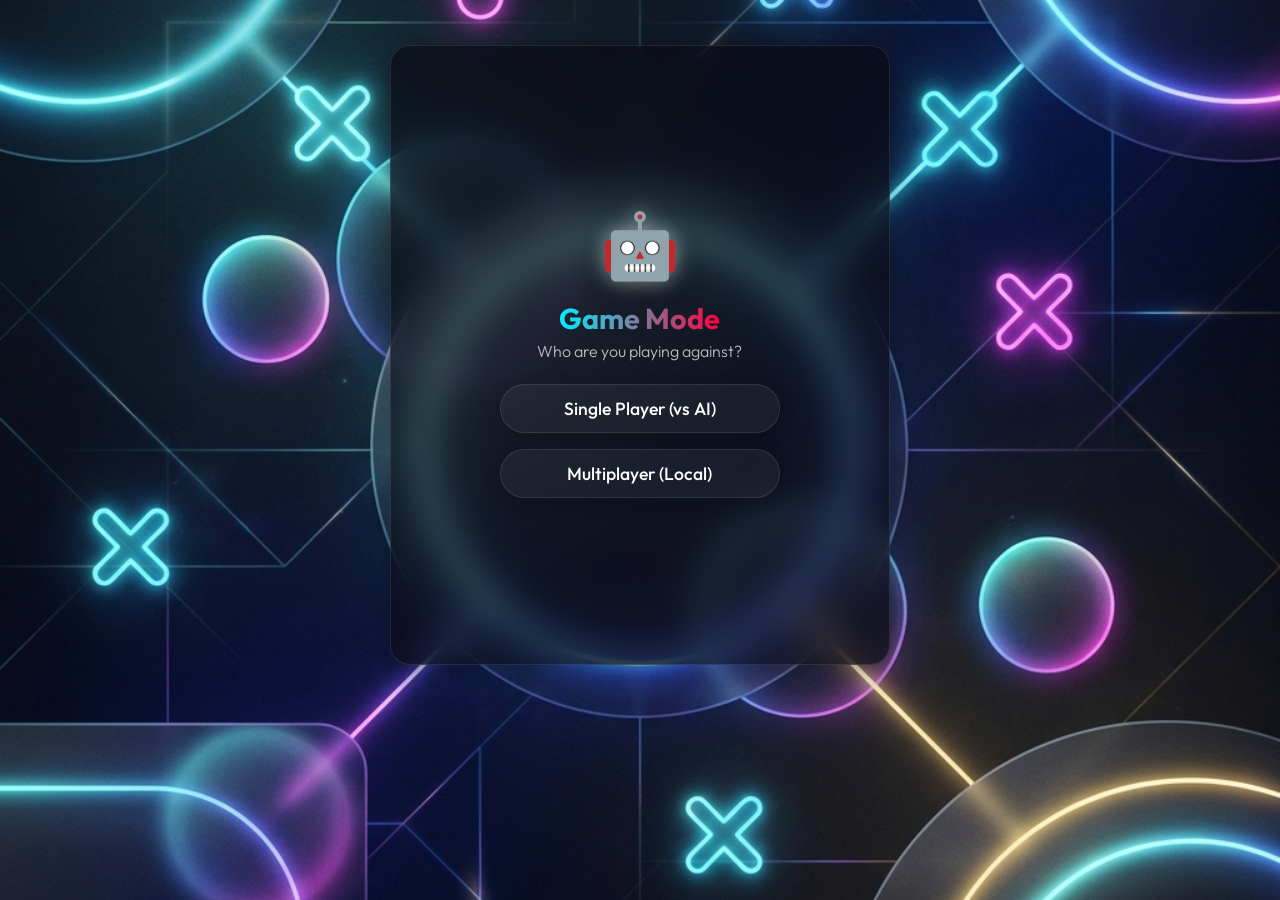
<file: tic-tac-toe-ai/index.html>
<!DOCTYPE html>
<html lang="en">
<head>
    <meta charset="UTF-8">
    <meta name="viewport" content="width=device-width, initial-scale=1.0">
    <title>Unbeatable Tic-Tac-Toe AI</title>
    <meta name="description" content="Play against an unbeatable Tic-Tac-Toe AI powered by Minimax.">
    <link rel="stylesheet" href="style.css">
    <link href="https://fonts.googleapis.com/css2?family=Outfit:wght@300;500;700&display=swap" rel="stylesheet">
</head>
<body>
    <div class="container">
        <div class="slider-container">
            <div class="slider" id="slider">
                <!-- Screen 1: Mode Selection -->
                <div class="screen" id="screen-1">
                    <div class="icon-large">🤖</div>
                    <h2>Game Mode</h2>
                    <p class="subtitle">Who are you playing against?</p>
                    <button class="menu-btn" id="btn-agent">Single Player (vs AI)</button>
                    <button class="menu-btn" id="btn-multi">Multiplayer (Local)</button>
                </div>

                <!-- Screen 2: Player Selection -->
                <div class="screen" id="screen-2">
                    <div class="icon-large">🤔</div>
                    <h2>Choose Your Side</h2>
                    <p class="subtitle">Who goes first?</p>
                    <button class="menu-btn" id="btn-choose-x">Play as X (1st)</button>
                    <button class="menu-btn" id="btn-choose-o">Play as O (2nd)</button>
                    <button class="back-btn" id="back-to-1">⬅ Back to Modes</button>
                </div>

                <!-- Screen 3: The Game -->
                <div class="screen" id="screen-3">
                    <header>
                        <h1>Tic-Tac-Toe</h1>
                        <p class="subtitle" id="game-subtitle">vs AI</p>
                    </header>

                    <div class="scoreboard">
                        <div class="score-box">
                            <span id="score-label-x">Player X</span>
                            <strong id="score-x">0</strong>
                        </div>
                        <div class="score-box">
                            <span>Draws</span>
                            <strong id="score-draws">0</strong>
                        </div>
                        <div class="score-box">
                            <span id="score-label-o">Player O</span>
                            <strong id="score-o">0</strong>
                        </div>
                    </div>

                    <div class="status-panel">
                        <div id="status-text">Your Turn (X)</div>
                    </div>

                    <div class="board" id="board">
                        <div class="cell" data-index="0" id="cell-0"></div>
                        <div class="cell" data-index="1" id="cell-1"></div>
                        <div class="cell" data-index="2" id="cell-2"></div>
                        <div class="cell" data-index="3" id="cell-3"></div>
                        <div class="cell" data-index="4" id="cell-4"></div>
                        <div class="cell" data-index="5" id="cell-5"></div>
                        <div class="cell" data-index="6" id="cell-6"></div>
                        <div class="cell" data-index="7" id="cell-7"></div>
                        <div class="cell" data-index="8" id="cell-8"></div>
                    </div>

                    <div class="game-controls">
                        <button class="back-btn" id="back-to-2">⬅ Back</button>
                        <button id="reset-score-btn" class="btn secondary">Reset Score</button>
                        <button id="restart-btn" class="btn">Restart Game</button>
                    </div>
                </div>
            </div>
        </div>
    </div>
    <script src="script.js"></script>
</body>
</html>
</file>
<file: tic-tac-toe-ai/style.css>
:root {
    --primary-color: #00f0ff;
    --secondary-color: #ff003c;
    --bg-overlay: rgba(10, 10, 20, 0.7);
    --glass-bg: rgba(255, 255, 255, 0.05);
    --glass-border: rgba(255, 255, 255, 0.1);
    --text-color: #ffffff;
}

* {
    box-sizing: border-box;
    margin: 0;
    padding: 0;
}

body {
    font-family: 'Outfit', sans-serif;
    background-image: url('bg.png');
    background-size: cover;
    background-position: center;
    background-attachment: fixed;
    color: var(--text-color);
    display: flex;
    justify-content: center;
    align-items: flex-start; /* Prevent top cutoff when scrolling */
    min-height: 100vh;
    overflow-x: hidden;
    overflow-y: auto; /* Enable vertical scrolling */
}

.container {
    background: var(--bg-overlay);
    backdrop-filter: blur(15px);
    -webkit-backdrop-filter: blur(15px);
    border: 1px solid var(--glass-border);
    border-radius: 20px;
    box-shadow: 0 8px 32px 0 rgba(0, 0, 0, 0.37);
    text-align: center;
    max-width: 500px;
    width: 90%;
    margin: 5vh auto; /* 5vh from top, horizontally centered */
    animation: fadeIn 1s ease-out;
}

.slider-container {
    overflow: hidden;
    width: 100%;
    border-radius: 20px;
}

.slider {
    display: flex;
    transition: transform 0.6s cubic-bezier(0.68, -0.55, 0.265, 1.55);
    width: 300%;
}

.screen {
    width: 33.333%;
    padding: 25px 20px; /* Reduced padding */
    display: flex;
    flex-direction: column;
    align-items: center;
    justify-content: center;
}

.icon-large {
    font-size: 4rem; /* Reduced from 5rem */
    margin-bottom: 15px;
    animation: bounce 2s infinite ease-in-out;
    text-shadow: 0 0 20px rgba(255, 255, 255, 0.5);
}

@keyframes bounce {
    0%, 100% { transform: translateY(0); }
    50% { transform: translateY(-10px); }
}

h2 {
    font-size: 1.8rem;
    margin-bottom: 5px;
    background: linear-gradient(90deg, var(--primary-color), var(--secondary-color));
    -webkit-background-clip: text;
    -webkit-text-fill-color: transparent;
}

header h1 {
    font-size: 2.5rem; /* Reduced from 3rem */
    font-weight: 700;
    margin-bottom: 5px;
    background: linear-gradient(90deg, var(--primary-color), var(--secondary-color));
    -webkit-background-clip: text;
    -webkit-text-fill-color: transparent;
    text-shadow: 0 0 20px rgba(0, 240, 255, 0.3);
}

.subtitle {
    font-size: 1rem;
    font-weight: 300;
    margin-bottom: 15px; /* Reduced from 30px */
    color: rgba(255, 255, 255, 0.7);
}

.menu-btn {
    background: var(--glass-bg);
    border: 1px solid var(--glass-border);
    color: var(--text-color);
    padding: 12px 25px; /* Reduced */
    font-size: 1.1rem;
    font-weight: 500;
    border-radius: 30px;
    margin: 8px 0;
    cursor: pointer;
    transition: all 0.3s ease;
    width: 100%;
    max-width: 280px;
    font-family: inherit;
    box-shadow: 0 4px 15px rgba(0, 0, 0, 0.2);
}

.menu-btn:hover {
    background: rgba(255, 255, 255, 0.1);
    transform: translateY(-2px);
    box-shadow: 0 8px 25px rgba(0, 240, 255, 0.3);
    border-color: var(--primary-color);
}

.back-btn {
    background: transparent;
    border: none;
    color: rgba(255, 255, 255, 0.6);
    font-size: 0.9rem;
    cursor: pointer;
    margin-top: 15px;
    transition: all 0.3s ease;
    font-family: inherit;
}

.back-btn:hover {
    color: var(--primary-color);
    transform: translateX(-5px);
}

.status-panel {
    background: var(--glass-bg);
    border: 1px solid var(--glass-border);
    border-radius: 10px;
    padding: 10px; /* Reduced */
    margin-bottom: 15px; /* Reduced */
    font-size: 1.2rem; /* Reduced */
    font-weight: 500;
    letter-spacing: 1px;
    transition: all 0.3s ease;
    width: 100%;
}

.board {
    display: grid;
    grid-template-columns: repeat(3, 1fr);
    gap: 10px; /* Reduced from 15px */
    margin-bottom: 20px; /* Reduced */
}

.cell {
    width: 85px; /* Reduced from 100px */
    height: 85px; /* Reduced from 100px */
    background: var(--glass-bg);
    border: 1px solid var(--glass-border);
    border-radius: 15px;
    display: flex;
    justify-content: center;
    align-items: center;
    font-size: 3.5rem; /* Reduced from 4rem */
    font-weight: 700;
    cursor: pointer;
    transition: all 0.2s ease;
    box-shadow: inset 0 0 10px rgba(255, 255, 255, 0.02);
}

.cell:hover {
    background: rgba(255, 255, 255, 0.1);
    transform: translateY(-2px);
    box-shadow: 0 5px 15px rgba(0, 0, 0, 0.2);
}

.cell.x {
    color: var(--primary-color);
    text-shadow: 0 0 15px var(--primary-color);
    animation: popIn 0.3s cubic-bezier(0.175, 0.885, 0.32, 1.275);
}

.cell.o {
    color: var(--secondary-color);
    text-shadow: 0 0 15px var(--secondary-color);
    animation: popIn 0.3s cubic-bezier(0.175, 0.885, 0.32, 1.275);
}

.cell.disabled {
    cursor: not-allowed;
}

.game-controls {
    display: flex;
    justify-content: space-between;
    align-items: center;
    width: 100%;
    margin-top: 5px;
}

.game-controls .back-btn {
    margin-top: 0;
}

.btn {
    background: linear-gradient(45deg, var(--primary-color), #00b8ff);
    color: #000;
    border: none;
    padding: 10px 20px; /* Reduced */
    font-size: 1rem; /* Reduced */
    font-weight: 700;
    border-radius: 30px;
    cursor: pointer;
    transition: all 0.3s ease;
    box-shadow: 0 0 15px rgba(0, 240, 255, 0.4);
    font-family: inherit;
}

.btn:hover {
    transform: translateY(-2px) scale(1.05);
    box-shadow: 0 0 20px rgba(0, 240, 255, 0.6);
}

.btn:active {
    transform: translateY(0) scale(0.95);
}

@keyframes fadeIn {
    from { opacity: 0; transform: translateY(20px); }
    to { opacity: 1; transform: translateY(0); }
}

@keyframes popIn {
    0% { opacity: 0; transform: scale(0.5); }
    70% { transform: scale(1.1); }
    100% { opacity: 1; transform: scale(1); }
}

.winning-cell {
    background: rgba(255, 255, 255, 0.2);
    box-shadow: 0 0 20px rgba(255, 255, 255, 0.5);
    z-index: 1;
}

.scoreboard {
    display: flex;
    justify-content: space-between;
    width: 100%;
    margin-bottom: 15px; /* Reduced */
    gap: 8px; /* Reduced */
}

.score-box {
    background: var(--glass-bg);
    border: 1px solid var(--glass-border);
    border-radius: 10px;
    padding: 8px; /* Reduced */
    flex: 1;
    display: flex;
    flex-direction: column;
    align-items: center;
    justify-content: center;
}

.score-box span {
    font-size: 0.75rem; /* Reduced */
    color: rgba(255, 255, 255, 0.7);
    text-transform: uppercase;
    letter-spacing: 1px;
    margin-bottom: 3px;
}

.score-box strong {
    font-size: 1.3rem; /* Reduced */
    font-weight: 700;
}

#score-x { color: var(--primary-color); text-shadow: 0 0 10px rgba(0, 240, 255, 0.3); }
#score-o { color: var(--secondary-color); text-shadow: 0 0 10px rgba(255, 0, 60, 0.3); }
#score-draws { color: var(--text-color); }

.btn.secondary {
    background: rgba(255, 255, 255, 0.1);
    box-shadow: none;
    border: 1px solid var(--glass-border);
    font-size: 0.9rem; /* Reduced */
    padding: 8px 12px; /* Reduced */
}

.btn.secondary:hover {
    background: rgba(255, 255, 255, 0.2);
    box-shadow: 0 0 15px rgba(255, 255, 255, 0.2);
}

@media (max-width: 480px) {
    .cell {
        width: 75px;
        height: 75px;
        font-size: 2.5rem;
    }
    .screen {
        padding: 20px 15px;
    }
    header h1 {
        font-size: 2.2rem;
    }
    .game-controls {
        flex-direction: column;
        gap: 10px;
    }
    .btn.secondary {
        margin-bottom: 5px;
    }
}
</file>
